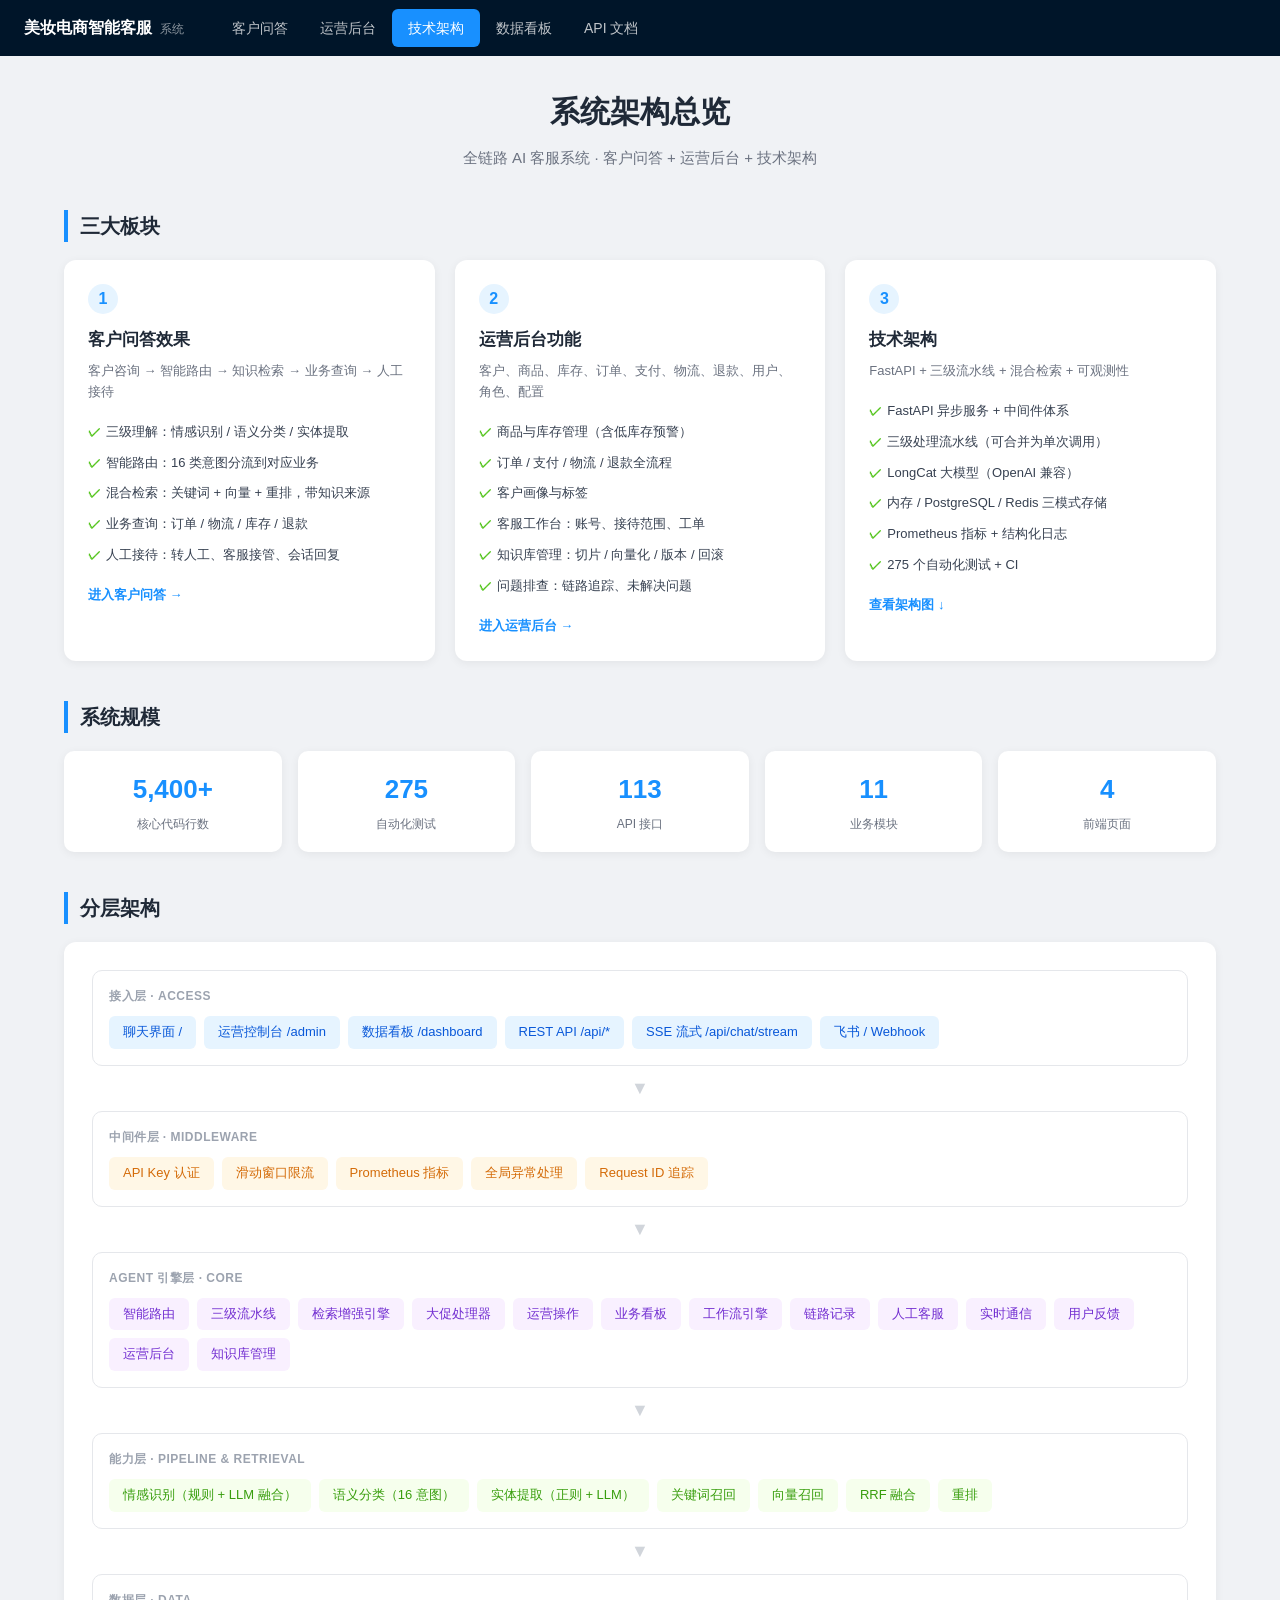
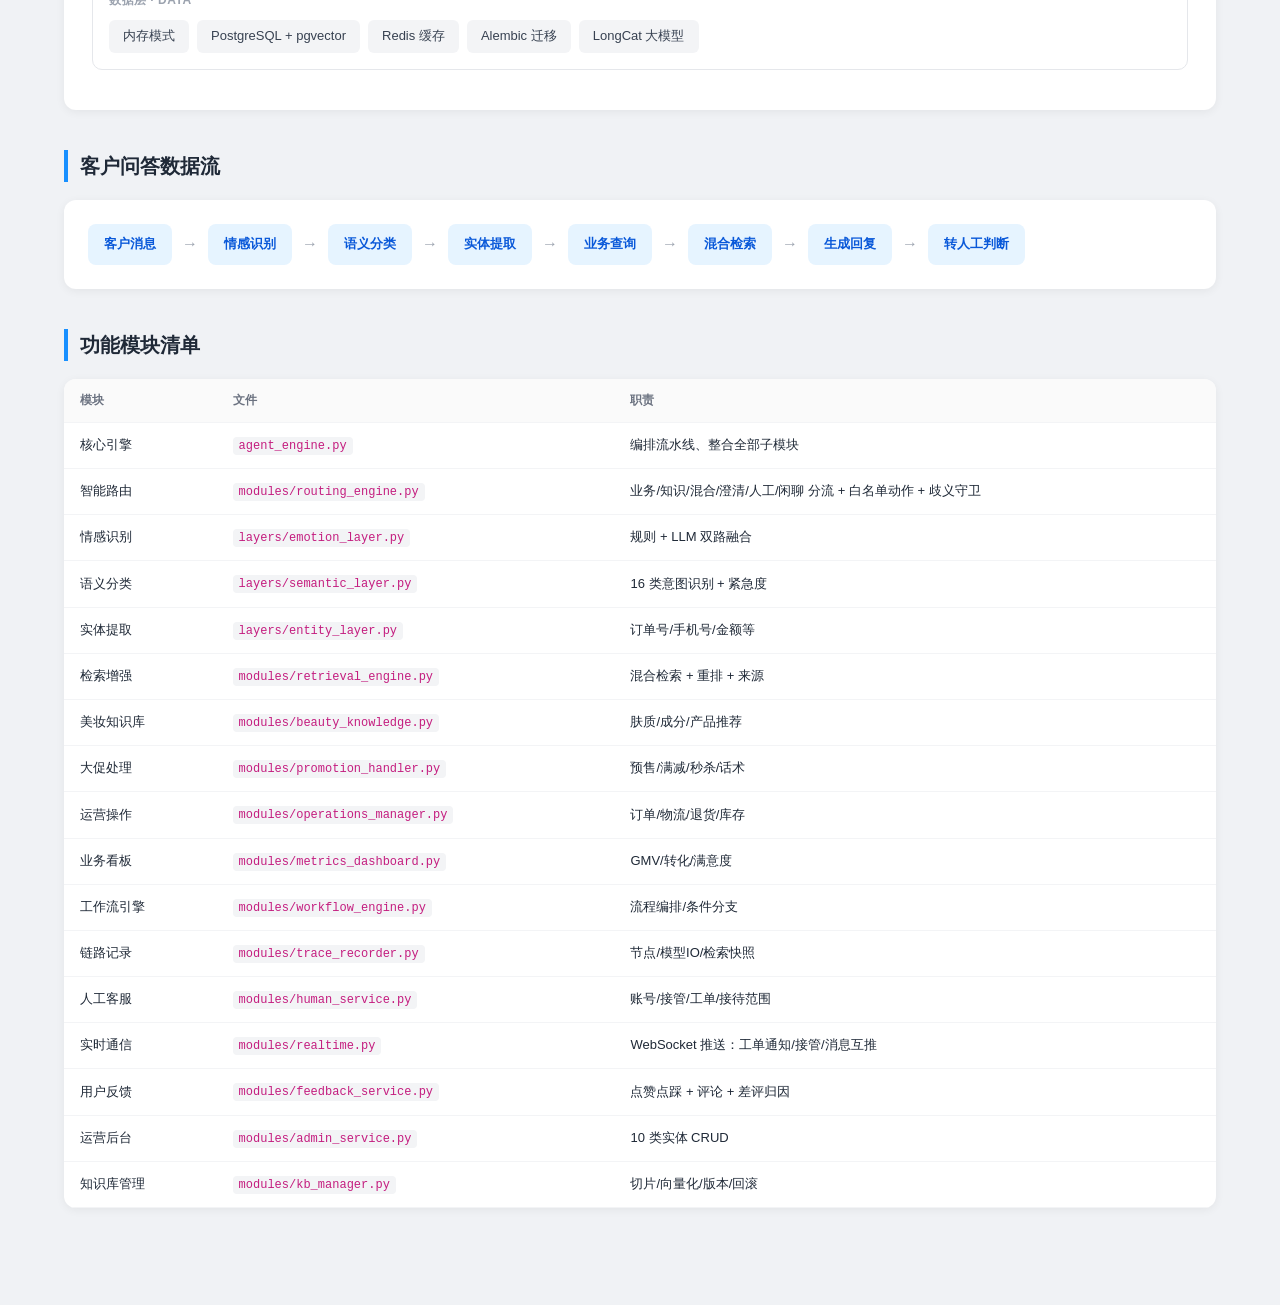
<file: static/architecture.html>
<!DOCTYPE html>
<html lang="zh-CN">
<head>
<meta charset="UTF-8">
<meta name="viewport" content="width=device-width, initial-scale=1.0">
<title>技术架构 - 美妆电商智能客服</title>
<style>
* { margin: 0; padding: 0; box-sizing: border-box; }
body { font-family: -apple-system, BlinkMacSystemFont, 'Segoe UI', Roboto, sans-serif; background: #f0f2f5; color: #1f2937; line-height: 1.6; }
.nav { background: #001529; color: #fff; padding: 0 24px; display: flex; align-items: center; height: 56px; position: sticky; top: 0; z-index: 10; }
.nav .brand { font-weight: 700; font-size: 16px; margin-right: 32px; }
.nav .brand small { font-weight: 400; opacity: .55; font-size: 12px; margin-left: 8px; }
.nav a { color: rgba(255,255,255,.75); text-decoration: none; padding: 8px 16px; border-radius: 6px; font-size: 14px; transition: all .2s; }
.nav a:hover { background: rgba(255,255,255,.1); color: #fff; }
.nav a.active { background: #1890ff; color: #fff; }
.wrap { max-width: 1200px; margin: 0 auto; padding: 32px 24px 64px; }
.hero { text-align: center; margin-bottom: 40px; }
.hero h1 { font-size: 30px; margin-bottom: 10px; }
.hero p { color: #6b7280; font-size: 15px; }
.section { margin-bottom: 40px; }
.section > h2 { font-size: 20px; margin-bottom: 18px; padding-left: 12px; border-left: 4px solid #1890ff; }
.cards3 { display: grid; grid-template-columns: repeat(auto-fit, minmax(300px, 1fr)); gap: 20px; }
.pcard { background: #fff; border-radius: 12px; padding: 24px; box-shadow: 0 2px 10px rgba(0,0,0,.06); }
.pcard .num { display: inline-block; width: 30px; height: 30px; line-height: 30px; text-align: center; border-radius: 50%; background: #e6f4ff; color: #1890ff; font-weight: 700; margin-bottom: 12px; }
.pcard h3 { font-size: 17px; margin-bottom: 8px; }
.pcard .desc { color: #6b7280; font-size: 13px; margin-bottom: 14px; }
.pcard ul { list-style: none; }
.pcard li { font-size: 13px; padding: 5px 0 5px 18px; position: relative; color: #374151; }
.pcard li::before { content: '✓'; position: absolute; left: 0; color: #52c41a; font-weight: 700; }
.pcard .link { display: inline-block; margin-top: 14px; color: #1890ff; text-decoration: none; font-size: 13px; font-weight: 600; }
.pcard .link:hover { text-decoration: underline; }
.arch { background: #fff; border-radius: 12px; padding: 28px; box-shadow: 0 2px 10px rgba(0,0,0,.06); }
.layer { border: 1px solid #e5e7eb; border-radius: 10px; padding: 16px; margin-bottom: 12px; }
.layer .ltitle { font-size: 12px; color: #9ca3af; text-transform: uppercase; letter-spacing: .5px; margin-bottom: 10px; font-weight: 600; }
.chips { display: flex; flex-wrap: wrap; gap: 8px; }
.chip { padding: 6px 14px; border-radius: 6px; font-size: 13px; background: #f3f4f6; color: #374151; }
.chip.blue { background: #e6f4ff; color: #0958d9; }
.chip.green { background: #f6ffed; color: #389e0d; }
.chip.purple { background: #f9f0ff; color: #722ed1; }
.chip.orange { background: #fff7e6; color: #d46b08; }
.arrow { text-align: center; color: #d1d5db; font-size: 18px; margin: -4px 0 8px; }
.flow { display: flex; flex-wrap: wrap; align-items: center; gap: 10px; background: #fff; border-radius: 12px; padding: 24px; box-shadow: 0 2px 10px rgba(0,0,0,.06); }
.flow .step { background: #e6f4ff; color: #0958d9; padding: 10px 16px; border-radius: 8px; font-size: 13px; font-weight: 600; }
.flow .arr { color: #9ca3af; }
table { width: 100%; border-collapse: collapse; background: #fff; border-radius: 12px; overflow: hidden; box-shadow: 0 2px 10px rgba(0,0,0,.06); }
th, td { padding: 12px 16px; text-align: left; font-size: 13px; border-bottom: 1px solid #f3f4f6; }
th { background: #fafafa; color: #6b7280; font-size: 12px; font-weight: 600; }
code { background: #f3f4f6; padding: 2px 6px; border-radius: 4px; font-size: 12px; color: #c41d7f; font-family: ui-monospace, Menlo, monospace; }
.stat-row { display: grid; grid-template-columns: repeat(auto-fit, minmax(150px, 1fr)); gap: 16px; margin-bottom: 20px; }
.stat { background: #fff; border-radius: 10px; padding: 18px; text-align: center; box-shadow: 0 2px 10px rgba(0,0,0,.06); }
.stat .v { font-size: 26px; font-weight: 700; color: #1890ff; }
.stat .l { font-size: 12px; color: #6b7280; margin-top: 4px; }
</style>
</head>
<body>
<div class="nav">
  <div class="brand">美妆电商智能客服<small>系统</small></div>
  <a href="/">客户问答</a>
  <a href="/admin">运营后台</a>
  <a href="/architecture" class="active">技术架构</a>
  <a href="/dashboard">数据看板</a>
  <a href="/docs" target="_blank">API 文档</a>
</div>

<div class="wrap">
  <div class="hero">
    <h1>系统架构总览</h1>
    <p>全链路 AI 客服系统 · 客户问答 + 运营后台 + 技术架构</p>
  </div>

  <!-- 三大板块 -->
  <div class="section">
    <h2>三大板块</h2>
    <div class="cards3">
      <div class="pcard">
        <div class="num">1</div>
        <h3>客户问答效果</h3>
        <div class="desc">客户咨询 → 智能路由 → 知识检索 → 业务查询 → 人工接待</div>
        <ul>
          <li>三级理解：情感识别 / 语义分类 / 实体提取</li>
          <li>智能路由：16 类意图分流到对应业务</li>
          <li>混合检索：关键词 + 向量 + 重排，带知识来源</li>
          <li>业务查询：订单 / 物流 / 库存 / 退款</li>
          <li>人工接待：转人工、客服接管、会话回复</li>
        </ul>
        <a class="link" href="/">进入客户问答 →</a>
      </div>
      <div class="pcard">
        <div class="num">2</div>
        <h3>运营后台功能</h3>
        <div class="desc">客户、商品、库存、订单、支付、物流、退款、用户、角色、配置</div>
        <ul>
          <li>商品与库存管理（含低库存预警）</li>
          <li>订单 / 支付 / 物流 / 退款全流程</li>
          <li>客户画像与标签</li>
          <li>客服工作台：账号、接待范围、工单</li>
          <li>知识库管理：切片 / 向量化 / 版本 / 回滚</li>
          <li>问题排查：链路追踪、未解决问题</li>
        </ul>
        <a class="link" href="/admin">进入运营后台 →</a>
      </div>
      <div class="pcard">
        <div class="num">3</div>
        <h3>技术架构</h3>
        <div class="desc">FastAPI + 三级流水线 + 混合检索 + 可观测性</div>
        <ul>
          <li>FastAPI 异步服务 + 中间件体系</li>
          <li>三级处理流水线（可合并为单次调用）</li>
          <li>LongCat 大模型（OpenAI 兼容）</li>
          <li>内存 / PostgreSQL / Redis 三模式存储</li>
          <li>Prometheus 指标 + 结构化日志</li>
          <li>275 个自动化测试 + CI</li>
        </ul>
        <a class="link" href="#arch">查看架构图 ↓</a>
      </div>
    </div>
  </div>

  <!-- 运行指标 -->
  <div class="section">
    <h2>系统规模</h2>
    <div class="stat-row">
      <div class="stat"><div class="v">5,400+</div><div class="l">核心代码行数</div></div>
      <div class="stat"><div class="v">275</div><div class="l">自动化测试</div></div>
      <div class="stat"><div class="v">113</div><div class="l">API 接口</div></div>
      <div class="stat"><div class="v">11</div><div class="l">业务模块</div></div>
      <div class="stat"><div class="v">4</div><div class="l">前端页面</div></div>
    </div>
  </div>

  <!-- 架构图 -->
  <div class="section" id="arch">
    <h2>分层架构</h2>
    <div class="arch">
      <div class="layer">
        <div class="ltitle">接入层 · Access</div>
        <div class="chips">
          <span class="chip blue">聊天界面 /</span>
          <span class="chip blue">运营控制台 /admin</span>
          <span class="chip blue">数据看板 /dashboard</span>
          <span class="chip blue">REST API /api/*</span>
          <span class="chip blue">SSE 流式 /api/chat/stream</span>
          <span class="chip blue">飞书 / Webhook</span>
        </div>
      </div>
      <div class="arrow">▼</div>
      <div class="layer">
        <div class="ltitle">中间件层 · Middleware</div>
        <div class="chips">
          <span class="chip orange">API Key 认证</span>
          <span class="chip orange">滑动窗口限流</span>
          <span class="chip orange">Prometheus 指标</span>
          <span class="chip orange">全局异常处理</span>
          <span class="chip orange">Request ID 追踪</span>
        </div>
      </div>
      <div class="arrow">▼</div>
      <div class="layer">
        <div class="ltitle">Agent 引擎层 · Core</div>
        <div class="chips">
          <span class="chip purple">智能路由</span>
          <span class="chip purple">三级流水线</span>
          <span class="chip purple">检索增强引擎</span>
          <span class="chip purple">大促处理器</span>
          <span class="chip purple">运营操作</span>
          <span class="chip purple">业务看板</span>
          <span class="chip purple">工作流引擎</span>
          <span class="chip purple">链路记录</span>
          <span class="chip purple">人工客服</span>
          <span class="chip purple">实时通信</span>
          <span class="chip purple">用户反馈</span>
          <span class="chip purple">运营后台</span>
          <span class="chip purple">知识库管理</span>
        </div>
      </div>
      <div class="arrow">▼</div>
      <div class="layer">
        <div class="ltitle">能力层 · Pipeline & Retrieval</div>
        <div class="chips">
          <span class="chip green">情感识别（规则 + LLM 融合）</span>
          <span class="chip green">语义分类（16 意图）</span>
          <span class="chip green">实体提取（正则 + LLM）</span>
          <span class="chip green">关键词召回</span>
          <span class="chip green">向量召回</span>
          <span class="chip green">RRF 融合</span>
          <span class="chip green">重排</span>
        </div>
      </div>
      <div class="arrow">▼</div>
      <div class="layer">
        <div class="ltitle">数据层 · Data</div>
        <div class="chips">
          <span class="chip">内存模式</span>
          <span class="chip">PostgreSQL + pgvector</span>
          <span class="chip">Redis 缓存</span>
          <span class="chip">Alembic 迁移</span>
          <span class="chip">LongCat 大模型</span>
        </div>
      </div>
    </div>
  </div>

  <!-- 客户问答流程 -->
  <div class="section">
    <h2>客户问答数据流</h2>
    <div class="flow">
      <span class="step">客户消息</span><span class="arr">→</span>
      <span class="step">情感识别</span><span class="arr">→</span>
      <span class="step">语义分类</span><span class="arr">→</span>
      <span class="step">实体提取</span><span class="arr">→</span>
      <span class="step">业务查询</span><span class="arr">→</span>
      <span class="step">混合检索</span><span class="arr">→</span>
      <span class="step">生成回复</span><span class="arr">→</span>
      <span class="step">转人工判断</span>
    </div>
  </div>

  <!-- 功能模块 -->
  <div class="section">
    <h2>功能模块清单</h2>
    <table>
      <thead><tr><th>模块</th><th>文件</th><th>职责</th></tr></thead>
      <tbody>
        <tr><td>核心引擎</td><td><code>agent_engine.py</code></td><td>编排流水线、整合全部子模块</td></tr>
        <tr><td>智能路由</td><td><code>modules/routing_engine.py</code></td><td>业务/知识/混合/澄清/人工/闲聊 分流 + 白名单动作 + 歧义守卫</td></tr>
        <tr><td>情感识别</td><td><code>layers/emotion_layer.py</code></td><td>规则 + LLM 双路融合</td></tr>
        <tr><td>语义分类</td><td><code>layers/semantic_layer.py</code></td><td>16 类意图识别 + 紧急度</td></tr>
        <tr><td>实体提取</td><td><code>layers/entity_layer.py</code></td><td>订单号/手机号/金额等</td></tr>
        <tr><td>检索增强</td><td><code>modules/retrieval_engine.py</code></td><td>混合检索 + 重排 + 来源</td></tr>
        <tr><td>美妆知识库</td><td><code>modules/beauty_knowledge.py</code></td><td>肤质/成分/产品推荐</td></tr>
        <tr><td>大促处理</td><td><code>modules/promotion_handler.py</code></td><td>预售/满减/秒杀/话术</td></tr>
        <tr><td>运营操作</td><td><code>modules/operations_manager.py</code></td><td>订单/物流/退货/库存</td></tr>
        <tr><td>业务看板</td><td><code>modules/metrics_dashboard.py</code></td><td>GMV/转化/满意度</td></tr>
        <tr><td>工作流引擎</td><td><code>modules/workflow_engine.py</code></td><td>流程编排/条件分支</td></tr>
        <tr><td>链路记录</td><td><code>modules/trace_recorder.py</code></td><td>节点/模型IO/检索快照</td></tr>
        <tr><td>人工客服</td><td><code>modules/human_service.py</code></td><td>账号/接管/工单/接待范围</td></tr>
        <tr><td>实时通信</td><td><code>modules/realtime.py</code></td><td>WebSocket 推送：工单通知/接管/消息互推</td></tr>
        <tr><td>用户反馈</td><td><code>modules/feedback_service.py</code></td><td>点赞点踩 + 评论 + 差评归因</td></tr>
        <tr><td>运营后台</td><td><code>modules/admin_service.py</code></td><td>10 类实体 CRUD</td></tr>
        <tr><td>知识库管理</td><td><code>modules/kb_manager.py</code></td><td>切片/向量化/版本/回滚</td></tr>
      </tbody>
    </table>
  </div>
</div>
</body>
</html>
</file>
